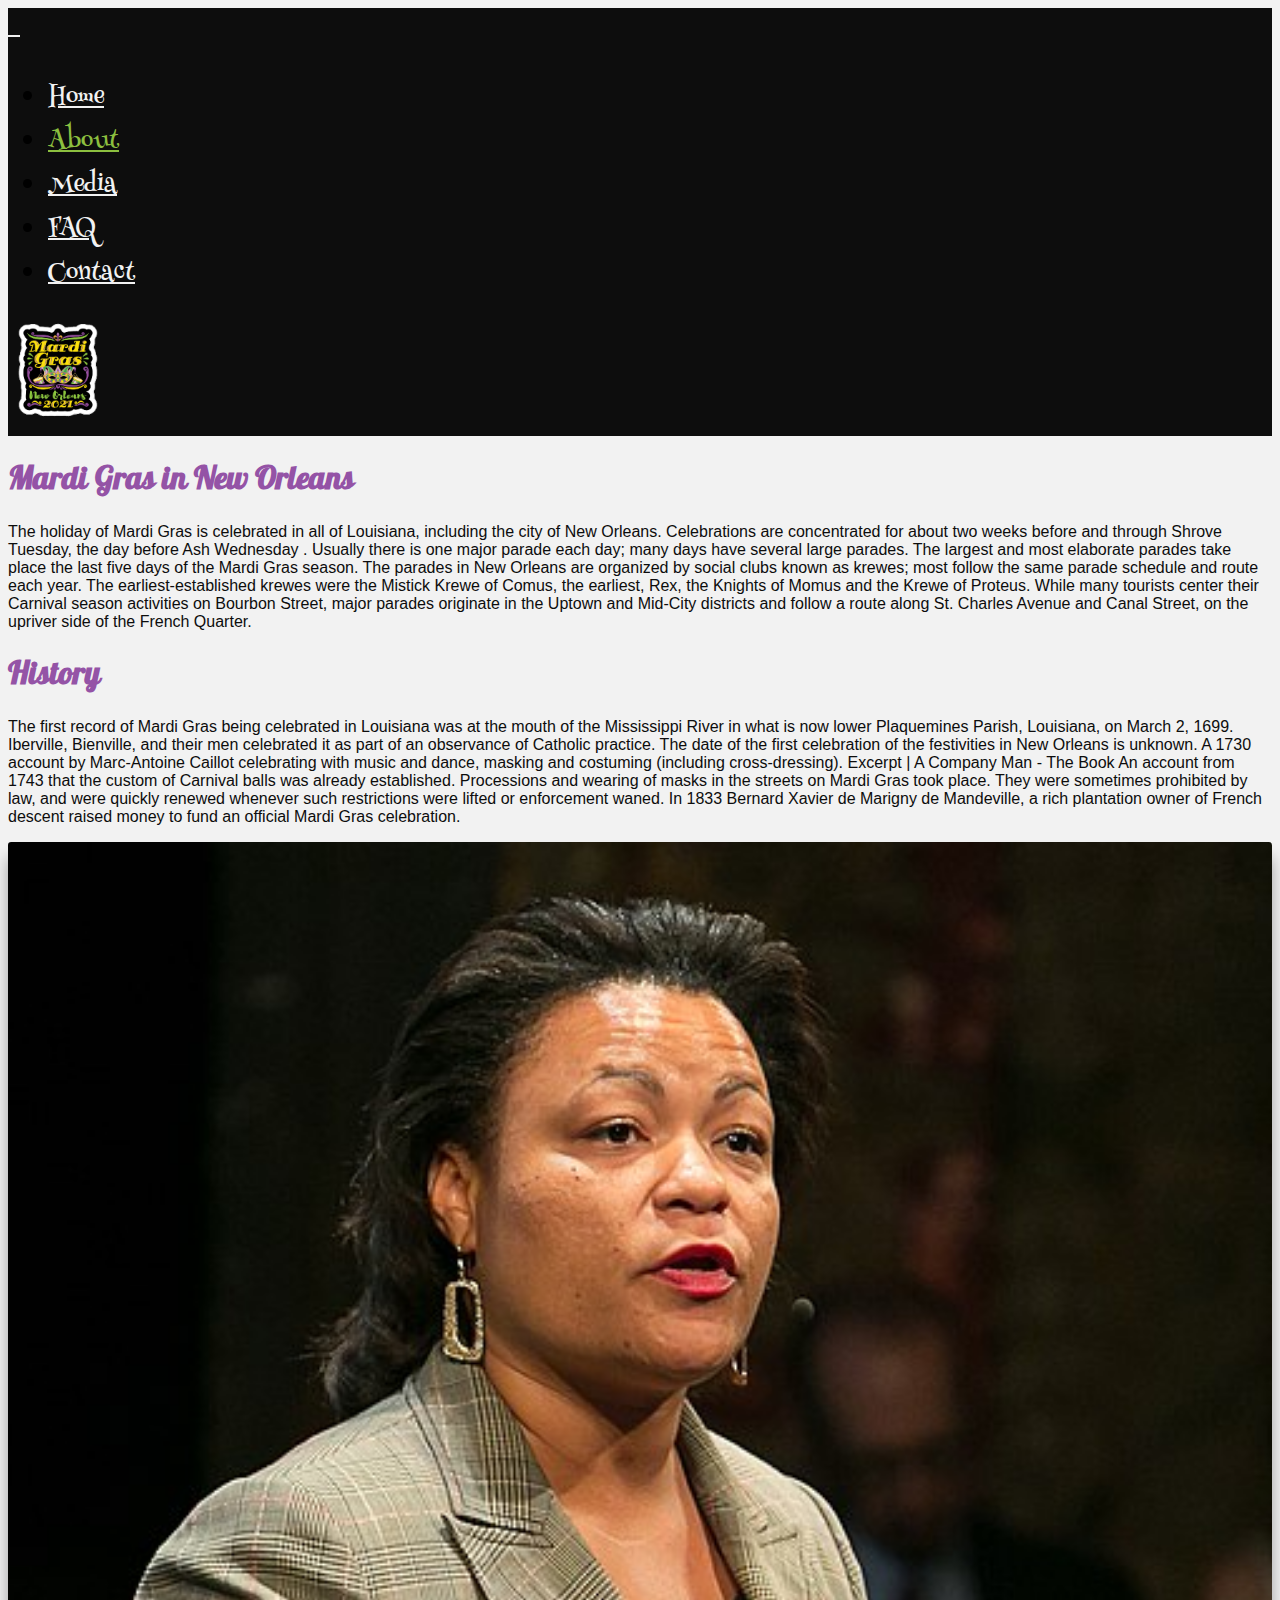
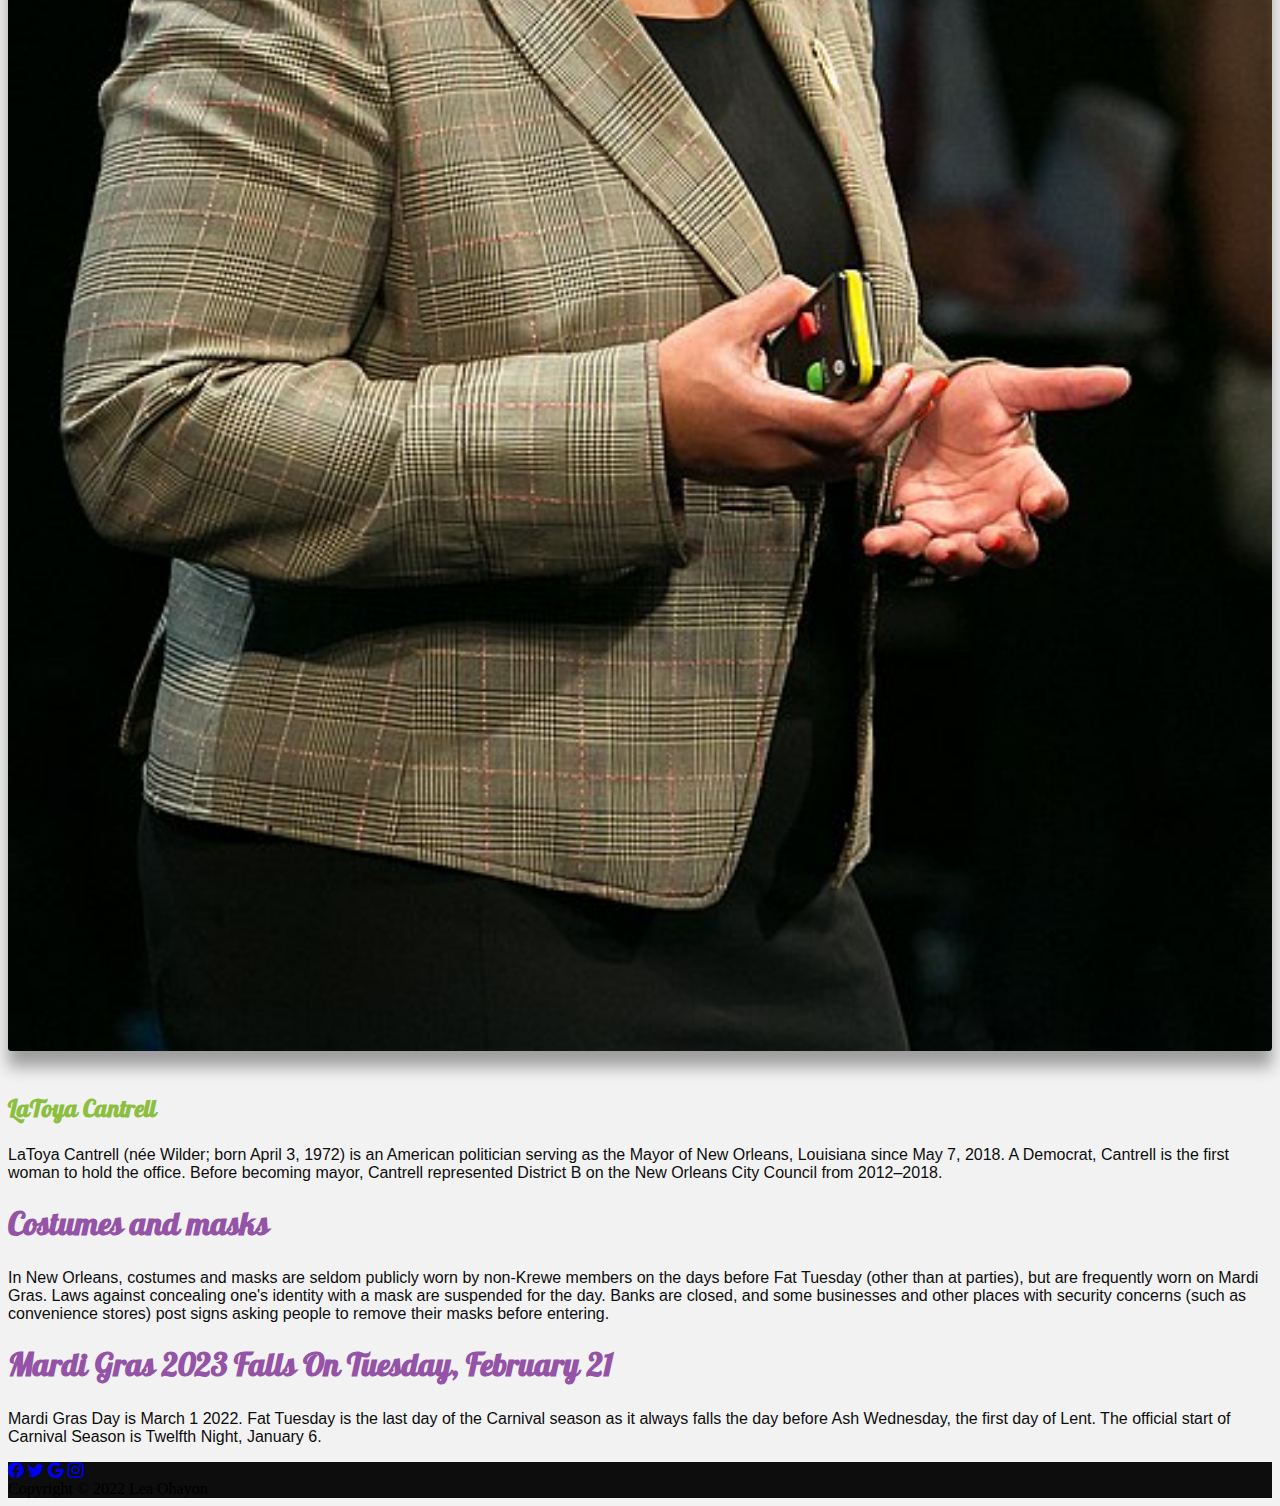
<file: about.html>
<!DOCTYPE html>
<html lang="en">

<head>
    <meta charset="UTF-8">
    <meta http-equiv="X-UA-Compatible" content="IE=edge">
    <meta name="viewport" content="width=device-width, initial-scale=1.0">
    <title>About</title>
    <!-- Bootstrap import -->
    <link href="https://cdn.jsdelivr.net/npm/bootstrap@5.2.0/dist/css/bootstrap.min.css" rel="stylesheet"
        integrity="sha384-gH2yIJqKdNHPEq0n4Mqa/HGKIhSkIHeL5AyhkYV8i59U5AR6csBvApHHNl/vI1Bx" crossorigin="anonymous" />
    <link rel="stylesheet" href="https://cdn.jsdelivr.net/npm/bootstrap-icons@1.9.1/font/bootstrap-icons.css" />
    <!-- Bootstrap CSS v5.2.1 -->
    <link href="https://cdn.jsdelivr.net/npm/bootstrap@5.2.1/dist/css/bootstrap.min.css" rel="stylesheet"
        integrity="sha384-iYQeCzEYFbKjA/T2uDLTpkwGzCiq6soy8tYaI1GyVh/UjpbCx/TYkiZhlZB6+fzT" crossorigin="anonymous">
    <!-- css link -->
    <link rel="stylesheet" href="./style/index.css">
</head>

<body>
    <!-- container bootstrap -->
    <div class="container-fluid p-0">
        <!--Nav Bar-->
        <nav class="navbar navbar-expand-lg p-2 nav-color nav-font" style="background-color:#0d0d0d ;">
            <button class="navbar-toggler noBorder btn-close-white" type="button" data-bs-toggle="collapse"
                data-bs-target="#navbarNav" aria-controls="navbarNav" aria-expanded="false"
                aria-label="Toggle navigation">
                <span class="navbar-toggler-icon"></span>
            </button>
            <div class="collapse navbar-collapse text-center" id="navbarNav">
                <ul class="navbar-nav">
                    <li class="nav-item">
                        <a class="nav-link" href="./index.html">Home</a>
                    </li>
                    <li class="nav-item">
                        <a class="nav-link active" aria-current="page" href="./about.html"
                            style="color: #8cbf3f;">About</a>
                    </li>
                    <li class="nav-item">
                        <a class="nav-link" href="./media.html">Media</a>
                    </li>
                    <li class="nav-item">
                        <a class="nav-link" href="./faq.html">FAQ</a>
                    </li>
                    <li class="nav-item">
                        <a class="nav-link" href="./contact.html">Contact</a>
                    </li>
                </ul>
                <span class="logo ms-auto me-3">
                    <img src="./imgs/logo.png" alt="logo">
                </span>
            </div>
        </nav>
        <!--Nav Bar End-->

        <!-- grid content area -->
        <div class="container-fluid w-75 p-5 content">
            <div class="row">
                <div class="col-sm-8 p-lg-4">
                    <h1>Mardi Gras in New Orleans</h1>
                    <p>The holiday of Mardi Gras is celebrated in all of Louisiana, including the city of New
                        Orleans.
                        Celebrations
                        are
                        concentrated for about two weeks before and through Shrove Tuesday, the day before Ash
                        Wednesday . Usually there is one major parade each day; many
                        days
                        have
                        several large parades. The largest and most elaborate parades take place the last five days
                        of the Mardi
                        Gras
                        season.

                        The parades in New Orleans are organized by social clubs known as krewes; most follow the
                        same parade
                        schedule and
                        route
                        each year. The earliest-established krewes were the Mistick Krewe of Comus, the earliest,
                        Rex, the
                        Knights
                        of Momus
                        and
                        the Krewe of Proteus.
                        While many tourists center their Carnival season activities on Bourbon Street, major parades
                        originate
                        in
                        the Uptown
                        and
                        Mid-City districts and follow a route along St. Charles Avenue and Canal Street, on the
                        upriver side of
                        the
                        French
                        Quarter.</p>
                    <h1>History</h1>
                    <p>The first record of Mardi Gras being celebrated in Louisiana was at the mouth of the
                        Mississippi
                        River in what is now
                        lower Plaquemines Parish, Louisiana, on March 2, 1699. Iberville, Bienville, and their men
                        celebrated it as part of an
                        observance of Catholic practice. The date of the first celebration of the festivities in New
                        Orleans is unknown. A 1730
                        account by Marc-Antoine Caillot celebrating with music and dance, masking and costuming
                        (including cross-dressing).
                        Excerpt | A Company Man - The Book An account from 1743 that the custom of Carnival balls
                        was
                        already established.
                        Processions and wearing of masks in the streets on Mardi Gras took place. They were
                        sometimes
                        prohibited by law, and
                        were quickly renewed whenever such restrictions were lifted or enforcement waned.

                        In 1833 Bernard Xavier de Marigny de Mandeville, a rich plantation owner of French descent
                        raised money to fund an
                        official Mardi Gras celebration.</p>
                </div>
                <div class="col-sm-4 p-lg-4">
                    <!-- mayor -->
                    <img src="./imgs/mayor.jpg" class="mayor-img img-fluid" alt="mayor">
                    <br><br>
                    <h2 style="color:#8cbf3f;">LaToya
                        Cantrell</h2>
                    <p>LaToya Cantrell (née Wilder; born April 3, 1972) is an American
                        politician serving as the Mayor of New Orleans,
                        Louisiana since May 7, 2018. A Democrat, Cantrell is the first woman to hold the office.
                        Before becoming mayor, Cantrell
                        represented District B on the New Orleans City Council from 2012–2018.
                    </p>
                </div>
            </div>
            <div class="row">
                <div class="col-sm p-lg-4">
                    <h1>Costumes and masks</h1>
                    <p>In New Orleans, costumes and masks are seldom publicly worn by non-Krewe members on the days
                        before Fat Tuesday (other
                        than at parties), but are frequently worn on Mardi Gras. Laws against concealing one's
                        identity with a mask are
                        suspended for the day. Banks are closed, and some businesses and other places with security
                        concerns (such as
                        convenience stores) post signs asking people to remove their masks before entering.</p>
                    <h1>Mardi Gras 2023 Falls On Tuesday, February 21</h1>
                    <p>Mardi Gras Day is March 1 2022. Fat Tuesday is the last day of the Carnival season as it
                        always falls the
                        day
                        before
                        Ash
                        Wednesday, the first day of Lent. The official start of Carnival Season is Twelfth Night,
                        January 6.</p>
                </div>
            </div>
        </div>
        <!-- grid content area end-->

        <!-- footer -->
        <footer class="bg-black text-center text-white">
            <!-- Grid container -->
            <div class="container p-4 pb-0">
                <!-- Section: Social media -->
                <section class="mb-4">
                    <!-- Facebook -->
                    <a class="btn btn-outline-light btn-floating m-1"
                        href="https://www.facebook.com/MardiGrasNewOrleans" role="button"><i
                            class="bi bi-facebook"></i></a>

                    <!-- Twitter -->
                    <a class="btn btn-outline-light btn-floating m-1" href="https://twitter.com/MardiGrasNOLA"
                        role="button"><i class="bi bi-twitter"></i></a>

                    <!-- Google -->
                    <a class="btn btn-outline-light btn-floating m-1"
                        href="https://www.google.com/search?q=mardi+gras+new+orleans&sxsrf=ALiCzsZHt8wMsyu_XbPn_ZB941qJZvj1FQ%3A1664870612489&source=hp&ei=1Og7Y_TdG5CEaYKXq5AP&iflsig=AJiK0e8AAAAAYzv25B6LCakglwvgIqYfrVxReVy1-ikV&oq=ma&gs_lcp=Cgdnd3Mtd2l6EAMYATIECCMQJzIECCMQJzIECCMQJzIECAAQQzIECAAQQzIECAAQQzIKCC4QxwEQ0QMQQzIECC4QQzILCAAQgAQQsQMQgwEyEQguEIAEELEDEIMBEMcBENEDUABYAGCOGGgAcAB4AIAB0QGIAdEBkgEDMi0xmAEAoAEB&sclient=gws-wiz"
                        role="button"><i class="bi bi-google"></i></a>

                    <!-- Instagram -->
                    <a class="btn btn-outline-light btn-floating m-1"
                        href="https://www.instagram.com/mardigrasneworleans/" role="button"><i
                            class="bi bi-instagram"></i></a>
                </section>
                <!-- Section: Social media -->
            </div>
            <!-- Grid container -->

            <!-- Copyright -->
            <div class="text-center p-5">
                Copyright © 2022 Lea Ohayon
            </div>
            <!-- Copyright -->
        </footer>
        <!-- footer end -->
    </div>
    <!-- container bootstrap End -->
    <script src="https://cdn.jsdelivr.net/npm/bootstrap@5.0.2/dist/js/bootstrap.bundle.min.js"
        integrity="sha384-MrcW6ZMFYlzcLA8Nl+NtUVF0sA7MsXsP1UyJoMp4YLEuNSfAP+JcXn/tWtIaxVXM"
        crossorigin="anonymous"></script>
</body>

</html>
</file>
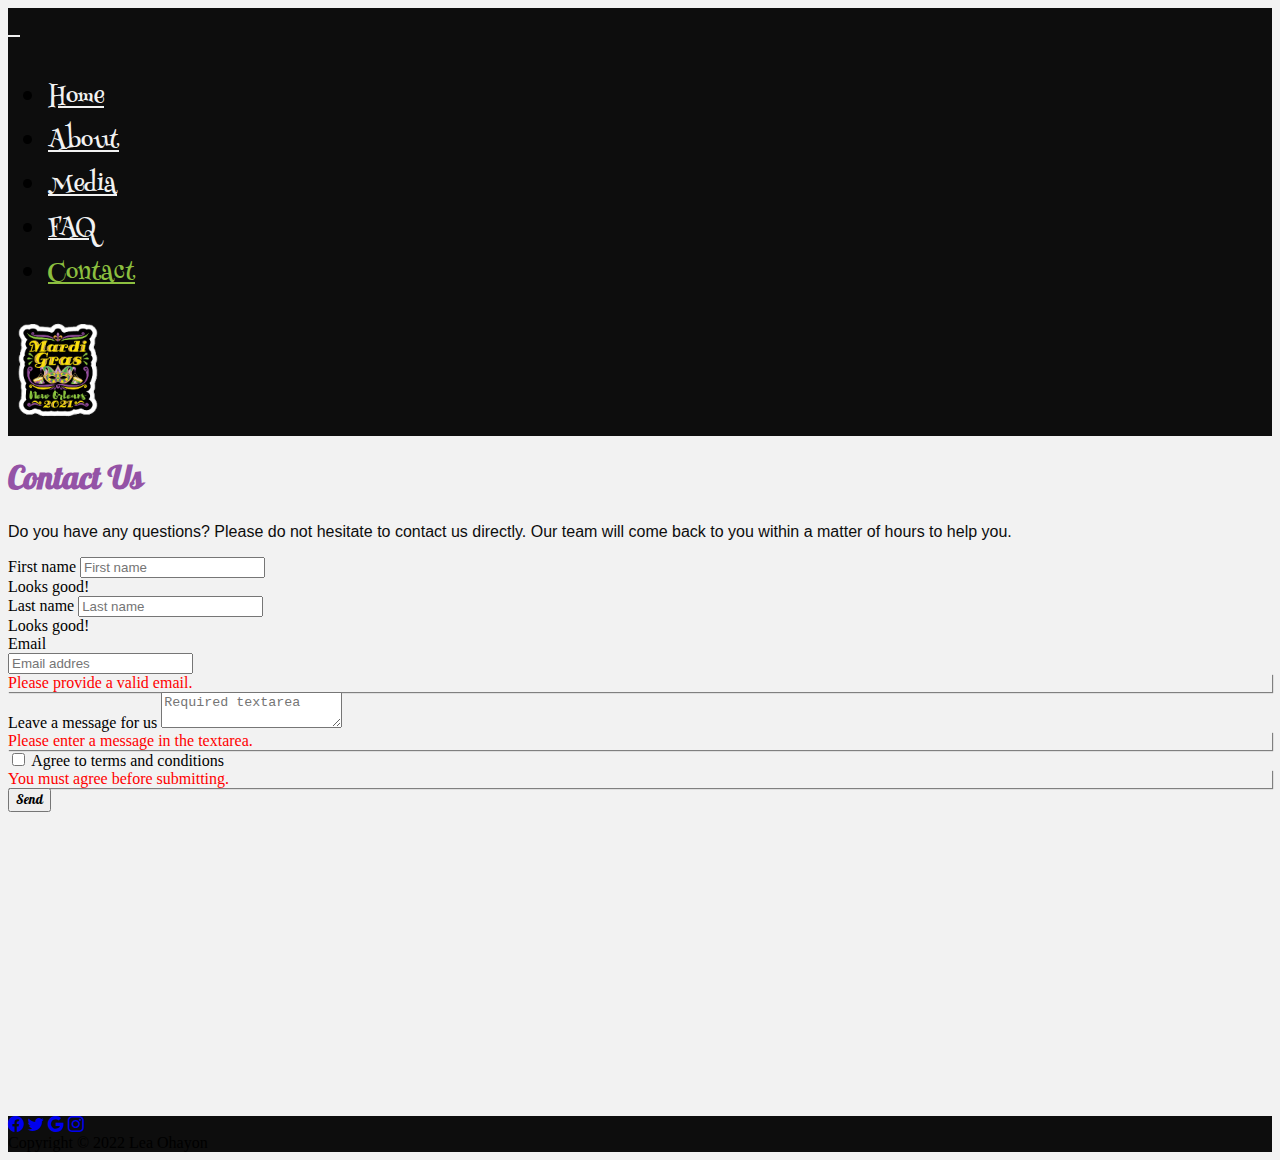
<file: contact.html>
<!DOCTYPE html>
<html lang="en">

<head>
    <meta charset="UTF-8">
    <meta http-equiv="X-UA-Compatible" content="IE=edge">
    <meta name="viewport" content="width=device-width, initial-scale=1.0">
    <title>Contact</title>
    <!-- Bootstrap import -->
    <link href="https://cdn.jsdelivr.net/npm/bootstrap@5.2.0/dist/css/bootstrap.min.css" rel="stylesheet"
        integrity="sha384-gH2yIJqKdNHPEq0n4Mqa/HGKIhSkIHeL5AyhkYV8i59U5AR6csBvApHHNl/vI1Bx" crossorigin="anonymous" />
    <link rel="stylesheet" href="https://cdn.jsdelivr.net/npm/bootstrap-icons@1.9.1/font/bootstrap-icons.css" />
        <!-- Bootstrap CSS v5.2.1 -->
        <link href="https://cdn.jsdelivr.net/npm/bootstrap@5.2.1/dist/css/bootstrap.min.css" rel="stylesheet"
            integrity="sha384-iYQeCzEYFbKjA/T2uDLTpkwGzCiq6soy8tYaI1GyVh/UjpbCx/TYkiZhlZB6+fzT" crossorigin="anonymous">
    <!-- css link -->
    <link rel="stylesheet" href="./style/index.css">
</head>

<body>
    <!-- container bootstrap -->
    <div class="container-fluid p-0 ">
        <!--Nav Bar-->
        <nav class="navbar navbar-expand-lg p-2 nav-color nav-font" style="background-color:#0d0d0d ;">
            <button class="navbar-toggler noBorder btn-close-white" type="button" data-bs-toggle="collapse"
                data-bs-target="#navbarNav" aria-controls="navbarNav" aria-expanded="false" aria-label="Toggle navigation">
                <span class="navbar-toggler-icon"></span>
            </button>
            <div class="collapse navbar-collapse text-center" id="navbarNav">
                <ul class="navbar-nav">
                    <li class="nav-item">
                        <a class="nav-link" href="./index.html">Home</a>
                    </li>
                    <li class="nav-item">
                        <a class="nav-link" href="./about.html">About</a>
                    </li>
                    <li class="nav-item">
                        <a class="nav-link" href="./media.html">Media</a>
                    </li>
                    <li class="nav-item">
                        <a class="nav-link" href="./faq.html">FAQ</a>
                    </li>
                    <li class="nav-item">
                        <a class="nav-link active" aria-current="page" href="./contact.html" style="color: #8cbf3f;">Contact</a>
                    </li>
                </ul>
                <span class="logo ms-auto me-3">
                    <img src="./imgs/logo.png" alt="logo">
                </span>
            </div>
        </nav>
        <!--Nav Bar End-->

        <!-- contact form -->
    <form class="row g-3 needs-validation container-fluid w-75 m-auto p-5 content" novalidate>
        <h1 class="text-center">Contact Us</h1>
        <p class="text-center">Do you have any questions? Please do not hesitate to contact us directly. Our team will come back to you within a matter
        of hours to help you.</p>
        <div class="col-md-4">
            <label for="validationCustom01" class="form-label">First name</label>
            <input type="text" class="form-control" id="validationCustom01" placeholder="First name" required>
            <div class="valid-feedback">
                Looks good!
            </div>
        </div>
        <div class="col-md-4">
            <label for="validationCustom02" class="form-label">Last name</label>
            <input type="text" class="form-control" id="validationCustom02" placeholder="Last name" required>
            <div class="valid-feedback">
                Looks good!
            </div>
        </div>
        <div class="col-md-4">
            <label for="validationCustomUsername" class="form-label">Email</label>
             <div class="form-group">
            <input type="email" class="form-control" placeholder="Email addres" required />
            <div class="invalid-feedback">
                Please provide a valid email.
            </div>
        </div>
        </div>
        <div class="mb-3">
            <label for="validationTextarea" class="form-label">Leave a message for us</label>
            <textarea class="form-control" id="validationTextarea" placeholder="Required textarea" required></textarea>
            <div class="invalid-feedback">
                Please enter a message in the textarea.
            </div>
        </div>
        <div class="col-12">
            <div class="form-check">
                <input class="form-check-input" type="checkbox" value="" id="invalidCheck" required>
                <label class="form-check-label" for="invalidCheck">
                    Agree to terms and conditions
                </label>
                <div class="invalid-feedback">
                    You must agree before submitting.
                </div>
            </div>
        </div>
        <div class="col-12 text-center">
            <button class="btn btn-dark pe-5 ps-5 pt-2 pb-2" type="submit">Send</button>
        </div>
        <iframe
            src="https://www.google.com/maps/embed?pb=!1m16!1m12!1m3!1d442130.55147558707!2d-89.60237363860412!3d30.03269959693466!2m3!1f0!2f0!3f0!3m2!1i1024!2i768!4f13.1!2m1!1smardi%20gras%20new%20orleans%20map!5e0!3m2!1siw!2sil!4v1665496010035!5m2!1siw!2sil"
            width="400" height="300" style="border:0;" allowfullscreen="" loading="lazy"
            referrerpolicy="no-referrer-when-downgrade" frameborder="0"></iframe>
    </form>
        <!-- contact form end-->



<!-- footer -->
<footer class="bg-black text-center text-white">
    <!-- Grid container -->
    <div class="container p-4 pb-0">
        <!-- Section: Social media -->
        <section class="mb-4">
            <!-- Facebook -->
            <a class="btn btn-outline-light btn-floating m-1" href="https://www.facebook.com/MardiGrasNewOrleans"
                role="button"><i class="bi bi-facebook"></i></a>

            <!-- Twitter -->
            <a class="btn btn-outline-light btn-floating m-1" href="https://twitter.com/MardiGrasNOLA" role="button"><i
                    class="bi bi-twitter"></i></a>

            <!-- Google -->
            <a class="btn btn-outline-light btn-floating m-1"
                href="https://www.google.com/search?q=mardi+gras+new+orleans&sxsrf=ALiCzsZHt8wMsyu_XbPn_ZB941qJZvj1FQ%3A1664870612489&source=hp&ei=1Og7Y_TdG5CEaYKXq5AP&iflsig=AJiK0e8AAAAAYzv25B6LCakglwvgIqYfrVxReVy1-ikV&oq=ma&gs_lcp=Cgdnd3Mtd2l6EAMYATIECCMQJzIECCMQJzIECCMQJzIECAAQQzIECAAQQzIECAAQQzIKCC4QxwEQ0QMQQzIECC4QQzILCAAQgAQQsQMQgwEyEQguEIAEELEDEIMBEMcBENEDUABYAGCOGGgAcAB4AIAB0QGIAdEBkgEDMi0xmAEAoAEB&sclient=gws-wiz"
                role="button"><i class="bi bi-google"></i></a>

            <!-- Instagram -->
            <a class="btn btn-outline-light btn-floating m-1" href="https://www.instagram.com/mardigrasneworleans/"
                role="button"><i class="bi bi-instagram"></i></a>
        </section>
        <!-- Section: Social media -->
    </div>
    <!-- Grid container -->

    <!-- Copyright -->
    <div class="text-center p-5">
        Copyright © 2022 Lea Ohayon
    </div>
    <!-- Copyright -->
</footer>
<!-- footer end -->
    </div>
    <!-- container bootstrap End -->
    <script src="https://cdn.jsdelivr.net/npm/bootstrap@5.0.2/dist/js/bootstrap.bundle.min.js"
        integrity="sha384-MrcW6ZMFYlzcLA8Nl+NtUVF0sA7MsXsP1UyJoMp4YLEuNSfAP+JcXn/tWtIaxVXM"
        crossorigin="anonymous"></script>
        <script src="js/index.js"></script>
</body>

</html>
</file>
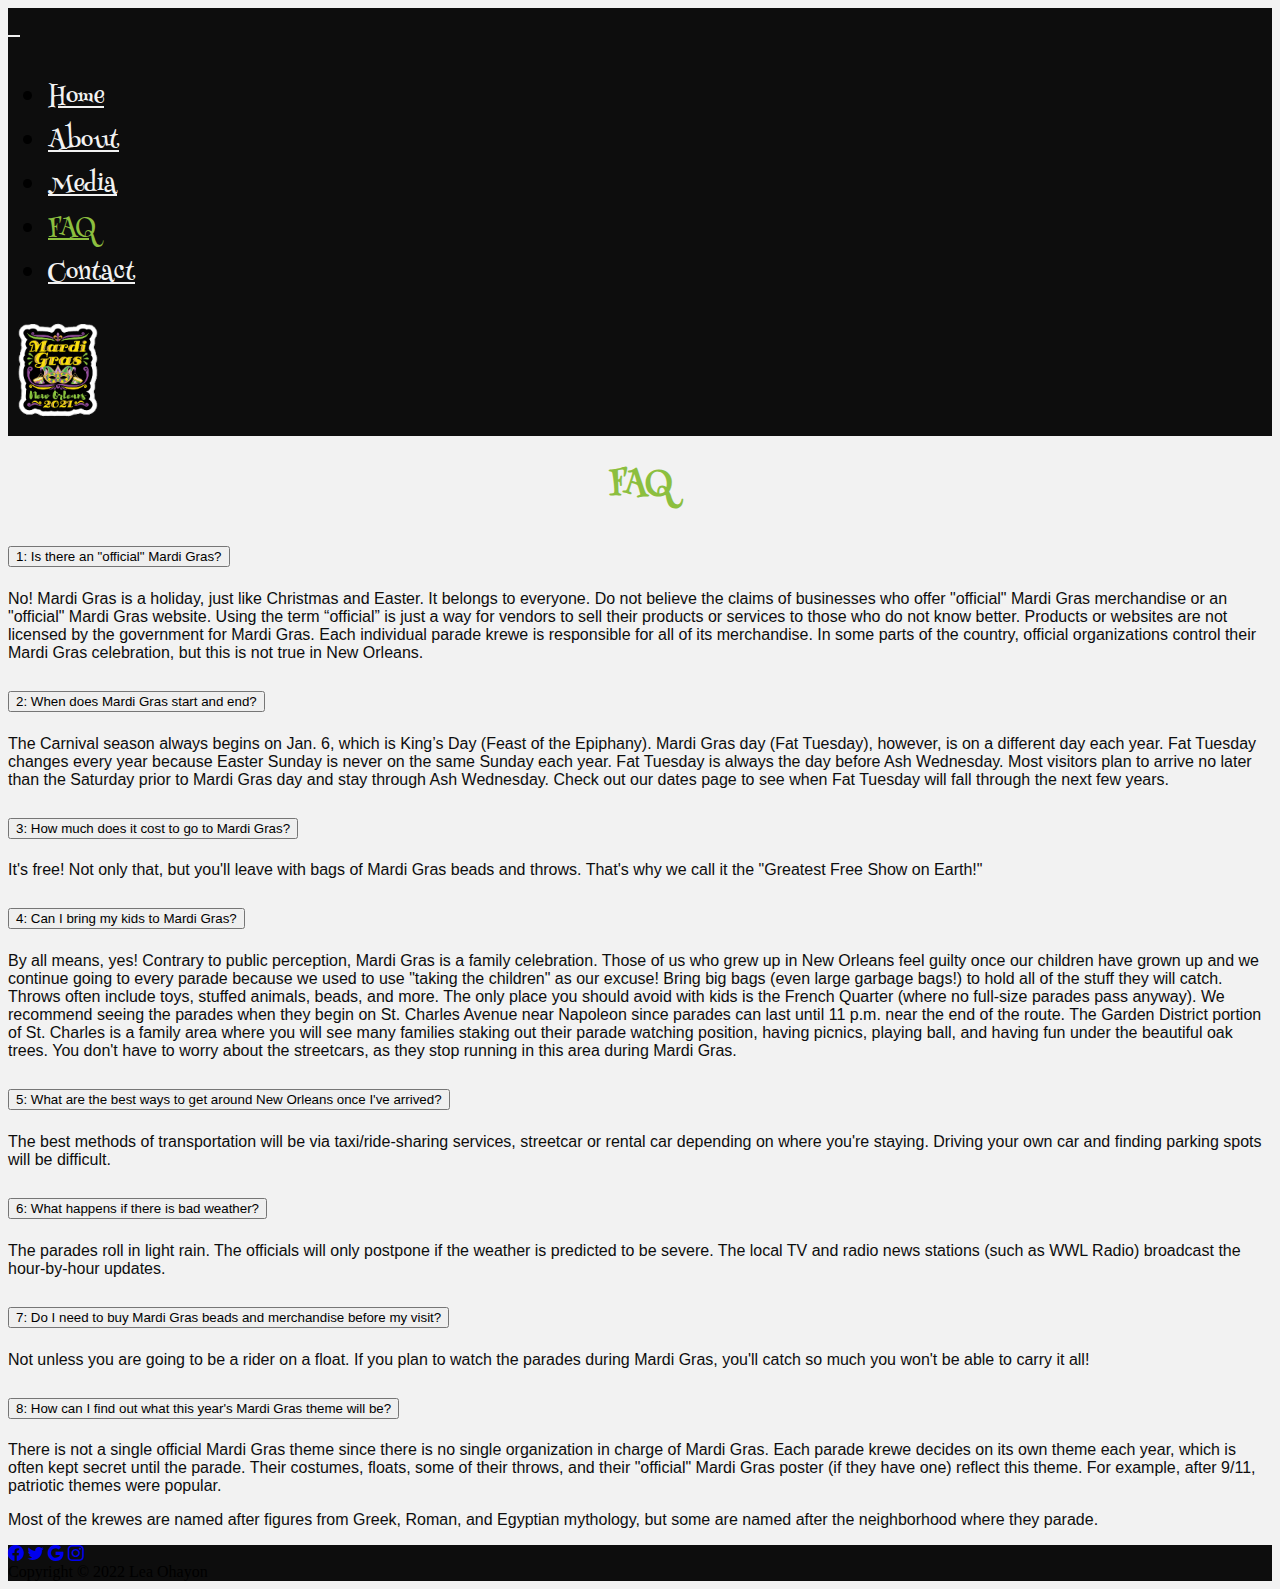
<file: faq.html>
<!DOCTYPE html>
<html lang="en">

<head>
    <meta charset="UTF-8">
    <meta http-equiv="X-UA-Compatible" content="IE=edge">
    <meta name="viewport" content="width=device-width, initial-scale=1.0">
    <title>FAQ</title>
    <!-- Bootstrap import -->
    <link href="https://cdn.jsdelivr.net/npm/bootstrap@5.2.0/dist/css/bootstrap.min.css" rel="stylesheet"
        integrity="sha384-gH2yIJqKdNHPEq0n4Mqa/HGKIhSkIHeL5AyhkYV8i59U5AR6csBvApHHNl/vI1Bx" crossorigin="anonymous" />
    <link rel="stylesheet" href="https://cdn.jsdelivr.net/npm/bootstrap-icons@1.9.1/font/bootstrap-icons.css" />
        <!-- Bootstrap CSS v5.2.1 -->
        <link href="https://cdn.jsdelivr.net/npm/bootstrap@5.2.1/dist/css/bootstrap.min.css" rel="stylesheet"
            integrity="sha384-iYQeCzEYFbKjA/T2uDLTpkwGzCiq6soy8tYaI1GyVh/UjpbCx/TYkiZhlZB6+fzT" crossorigin="anonymous">
    <!-- css link -->
    <link rel="stylesheet" href="./style/index.css">
</head>

<body>
    <!-- container bootstrap -->
    <div class="container-fluid p-0">
        <!--Nav Bar-->
        <nav class="navbar navbar-expand-lg p-2 nav-color nav-font" style="background-color:#0d0d0d ;">
            <button class="navbar-toggler noBorder btn-close-white" type="button" data-bs-toggle="collapse"
                data-bs-target="#navbarNav" aria-controls="navbarNav" aria-expanded="false" aria-label="Toggle navigation">
                <span class="navbar-toggler-icon"></span>
            </button>
            <div class="collapse navbar-collapse text-center" id="navbarNav">
                <ul class="navbar-nav">
                    <li class="nav-item">
                        <a class="nav-link"  href="./index.html">Home</a>
                    </li>
                    <li class="nav-item">
                        <a class="nav-link" href="./about.html">About</a>
                    </li>
                    <li class="nav-item">
                        <a class="nav-link" href="./media.html">Media</a>
                    </li>
                    <li class="nav-item">
                        <a class="nav-link active" aria-current="page" href="./faq.html" style="color: #8cbf3f;">FAQ</a>
                    </li>
                    <li class="nav-item">
                        <a class="nav-link" href="./contact.html">Contact</a>
                    </li>
                </ul>
                <span class="logo ms-auto me-3">
                    <img src="./imgs/logo.png" alt="logo">
                </span>
            </div>
        </nav>
        <!--Nav Bar End-->

<!-- FAQ collapse -->
<div class="accordion-container container-fluid w-75 p-4">
    <h1>FAQ</h1>
    <div class="accordion" id="accordionExample">
        <div class="accordion-item">
            <h2 class="accordion-header" id="headingOne">
                <button class="accordion-button collapsed shadow-none" type="button" data-bs-toggle="collapse"
                    data-bs-target="#collapseOne" aria-expanded="true" aria-controls="collapseOne">
                    1: Is there an "official" Mardi Gras?
                </button>
            </h2>
            <div id="collapseOne" class="accordion-collapse collapse" aria-labelledby="headingOne"
                data-bs-parent="#accordionExample">
                <div class="accordion-body">
                    <p>No! Mardi Gras is a holiday, just like Christmas and Easter. It belongs to everyone. Do
                        not
                        believe the claims of
                        businesses who offer "official" Mardi Gras merchandise or an "official" Mardi Gras
                        website.
                        Using the term “official” is
                        just a way for vendors to sell their products or services to those who do not know
                        better.
                        Products or websites are not
                        licensed by the government for Mardi Gras. Each individual parade krewe is responsible
                        for
                        all of its merchandise. In
                        some parts of the country, official organizations control their Mardi Gras celebration,
                        but
                        this is not true in New
                        Orleans.</p>
                </div>
            </div>
        </div>
        <div class="accordion-item">
            <h2 class="accordion-header" id="headingTwo">
                <button class="accordion-button collapsed shadow-none" type="button" data-bs-toggle="collapse"
                    data-bs-target="#collapseTwo" aria-expanded="false" aria-controls="collapseTwo">
                    2: When does Mardi Gras start and end?
                </button>
            </h2>
            <div id="collapseTwo" class="accordion-collapse collapse" aria-labelledby="headingTwo"
                data-bs-parent="#accordionExample">
                <div class="accordion-body">
                    <p>The Carnival season always begins on Jan. 6, which is King’s Day (Feast of the Epiphany).
                        Mardi Gras day (Fat Tuesday),
                        however, is on a different day each year.

                        Fat Tuesday changes every year because Easter Sunday is never on the same Sunday each
                        year.
                        Fat Tuesday is always the
                        day before Ash Wednesday.

                        Most visitors plan to arrive no later than the Saturday prior to Mardi Gras day and stay
                        through Ash Wednesday. Check
                        out our dates page to see when Fat Tuesday will fall through the next few years.</p>
                </div>
            </div>
        </div>
        <div class="accordion-item">
            <h2 class="accordion-header" id="headingThree">
                <button class="accordion-button collapsed shadow-none" type="button" data-bs-toggle="collapse"
                    data-bs-target="#collapseThree" aria-expanded="false" aria-controls="collapseThree">
                    3: How much does it cost to go to Mardi Gras?
                </button>
            </h2>
            <div id="collapseThree" class="accordion-collapse collapse" aria-labelledby="headingThree"
                data-bs-parent="#accordionExample">
                <div class="accordion-body">
                    <p>It's free! Not only that, but you'll leave with bags of Mardi Gras beads and throws.
                        That's
                        why we call it the "Greatest
                        Free Show on Earth!"</p>
                </div>
            </div>
        </div>
        <div class="accordion-item">
            <h2 class="accordion-header" id="headingForth">
                <button class="accordion-button collapsed shadow-none" type="button" data-bs-toggle="collapse"
                    data-bs-target="#collapseForth" aria-expanded="false" aria-controls="collapseForth">
                    4: Can I bring my kids to Mardi Gras?
                </button>
            </h2>
            <div id="collapseForth" class="accordion-collapse collapse" aria-labelledby="headingForth"
                data-bs-parent="#accordionExample">
                <div class="accordion-body">
                    <p>By all means, yes! Contrary to public perception, Mardi Gras is a family celebration.
                        Those of us who grew up in New
                        Orleans feel guilty once our children have grown up and we continue going to every
                        parade because we used to use "taking
                        the children" as our excuse! Bring big bags (even large garbage bags!) to hold all of
                        the stuff they will catch. Throws
                        often include toys, stuffed animals, beads, and more.

                        The only place you should avoid with kids is the French Quarter (where no full-size
                        parades pass anyway). We recommend
                        seeing the parades when they begin on St. Charles Avenue near Napoleon since parades can
                        last until 11 p.m. near the end
                        of the route. The Garden District portion of St. Charles is a family area where you will
                        see many families staking out
                        their parade watching position, having picnics, playing ball, and having fun under the
                        beautiful oak trees. You don't
                        have to worry about the streetcars, as they stop running in this area during Mardi Gras.
                    </p>
                </div>
            </div>
        </div>
        <div class="accordion-item">
            <h2 class="accordion-header" id="headingFifth">
                <button class="accordion-button collapsed shadow-none " type="button" data-bs-toggle="collapse"
                    data-bs-target="#collapseFifth" aria-expanded="false" aria-controls="collapseFifth">
                    5: What are the best ways to get around New Orleans once I've arrived?
                </button>
            </h2>
            <div id="collapseFifth" class="accordion-collapse collapse" aria-labelledby="headingFifth"
                data-bs-parent="#accordionExample">
                <div class="accordion-body">
                    <p>The best methods of transportation will be via taxi/ride-sharing services, streetcar or
                        rental car depending on where
                        you're staying. Driving your own car and finding parking spots will be difficult.</p>
                </div>
            </div>
        </div>
        <!-- Item #6 -->
        <div class="accordion-item">
            <h2 class="accordion-header" id="headingSix">
                <button class="accordion-button collapsed shadow-none" type="button" data-bs-toggle="collapse"
                    data-bs-target="#collapseSix" aria-expanded="false" aria-controls="collapseSix">
                    6: What happens if there is bad weather?
                </button>
            </h2>
            <div id="collapseSix" class="accordion-collapse collapse" aria-labelledby="headingSix"
                data-bs-parent="#accordionExample">
                <div class="accordion-body">
                    <p>The parades roll in light rain. The officials will only postpone if the weather is predicted to
                        be
                        severe. The local TV and radio news stations (such as WWL Radio) broadcast the hour-by-hour
                        updates.</p>
                </div>
            </div>
        </div>
        <!-- Item #7 -->
        <div class="accordion-item">
            <h2 class="accordion-header" id="headingSeven">
                <button class="accordion-button collapsed shadow-none" type="button" data-bs-toggle="collapse"
                    data-bs-target="#collapseSeven" aria-expanded="false" aria-controls="collapseSeven">
                    7: Do I need to buy Mardi Gras beads and merchandise before my visit?
                </button>
            </h2>
            <div id="collapseSeven" class="accordion-collapse collapse" aria-labelledby="headingSeven"
                data-bs-parent="#accordionExample">
                <div class="accordion-body">
                    <p>Not unless you are going to be a rider on a float. If you plan to watch the parades during Mardi
                        Gras,
                        you'll catch so much you won't be able to carry it all!</p>
                </div>
            </div>
        </div>
        <!-- Item #8 -->
        <div class="accordion-item">
            <h2 class="accordion-header" id="headingEight">
                <button class="accordion-button collapsed shadow-none" type="button" data-bs-toggle="collapse"
                    data-bs-target="#collapseEight" aria-expanded="false" aria-controls="collapseEight">
                    8: How can I find out what this year's Mardi Gras theme will be?
                </button>
            </h2>
            <div id="collapseEight" class="accordion-collapse collapse" aria-labelledby="headingEight"
                data-bs-parent="#accordionExample">
                <div class="accordion-body">
                    <p>There is not a single official Mardi Gras theme since there is no single organization in charge
                        of Mardi
                        Gras. Each parade krewe decides on its own theme each year, which is often kept secret until the
                        parade.
                        Their costumes, floats, some of their throws, and their "official" Mardi Gras poster (if they
                        have one)
                        reflect this theme. For example, after 9/11, patriotic themes were popular.</p>
                    <p>Most of the krewes are named after figures from Greek, Roman, and Egyptian mythology, but some
                        are named
                        after the neighborhood where they parade.</p>
                </div>
            </div>
        </div>
    </div>
</div>
</div>


<!-- FAQ collapse  end-->

<!-- footer -->
<footer class="bg-black text-center text-white">
    <!-- Grid container -->
    <div class="container p-4 pb-0">
        <!-- Section: Social media -->
        <section class="mb-4">
            <!-- Facebook -->
            <a class="btn btn-outline-light btn-floating m-1" href="https://www.facebook.com/MardiGrasNewOrleans"
                role="button"><i class="bi bi-facebook"></i></a>

            <!-- Twitter -->
            <a class="btn btn-outline-light btn-floating m-1" href="https://twitter.com/MardiGrasNOLA" role="button"><i
                    class="bi bi-twitter"></i></a>

            <!-- Google -->
            <a class="btn btn-outline-light btn-floating m-1"
                href="https://www.google.com/search?q=mardi+gras+new+orleans&sxsrf=ALiCzsZHt8wMsyu_XbPn_ZB941qJZvj1FQ%3A1664870612489&source=hp&ei=1Og7Y_TdG5CEaYKXq5AP&iflsig=AJiK0e8AAAAAYzv25B6LCakglwvgIqYfrVxReVy1-ikV&oq=ma&gs_lcp=Cgdnd3Mtd2l6EAMYATIECCMQJzIECCMQJzIECCMQJzIECAAQQzIECAAQQzIECAAQQzIKCC4QxwEQ0QMQQzIECC4QQzILCAAQgAQQsQMQgwEyEQguEIAEELEDEIMBEMcBENEDUABYAGCOGGgAcAB4AIAB0QGIAdEBkgEDMi0xmAEAoAEB&sclient=gws-wiz"
                role="button"><i class="bi bi-google"></i></a>

            <!-- Instagram -->
            <a class="btn btn-outline-light btn-floating m-1" href="https://www.instagram.com/mardigrasneworleans/"
                role="button"><i class="bi bi-instagram"></i></a>
        </section>
        <!-- Section: Social media -->
    </div>
    <!-- Grid container -->

    <!-- Copyright -->
    <div class="text-center p-5">
    Copyright © 2022 Lea Ohayon
    </div>
    <!-- Copyright -->
</footer>
<!-- footer end -->
    </div>
    <!-- container bootstrap End -->
    <script src="https://cdn.jsdelivr.net/npm/bootstrap@5.0.2/dist/js/bootstrap.bundle.min.js"
        integrity="sha384-MrcW6ZMFYlzcLA8Nl+NtUVF0sA7MsXsP1UyJoMp4YLEuNSfAP+JcXn/tWtIaxVXM"
        crossorigin="anonymous"></script>
</body>

</html>
</file>
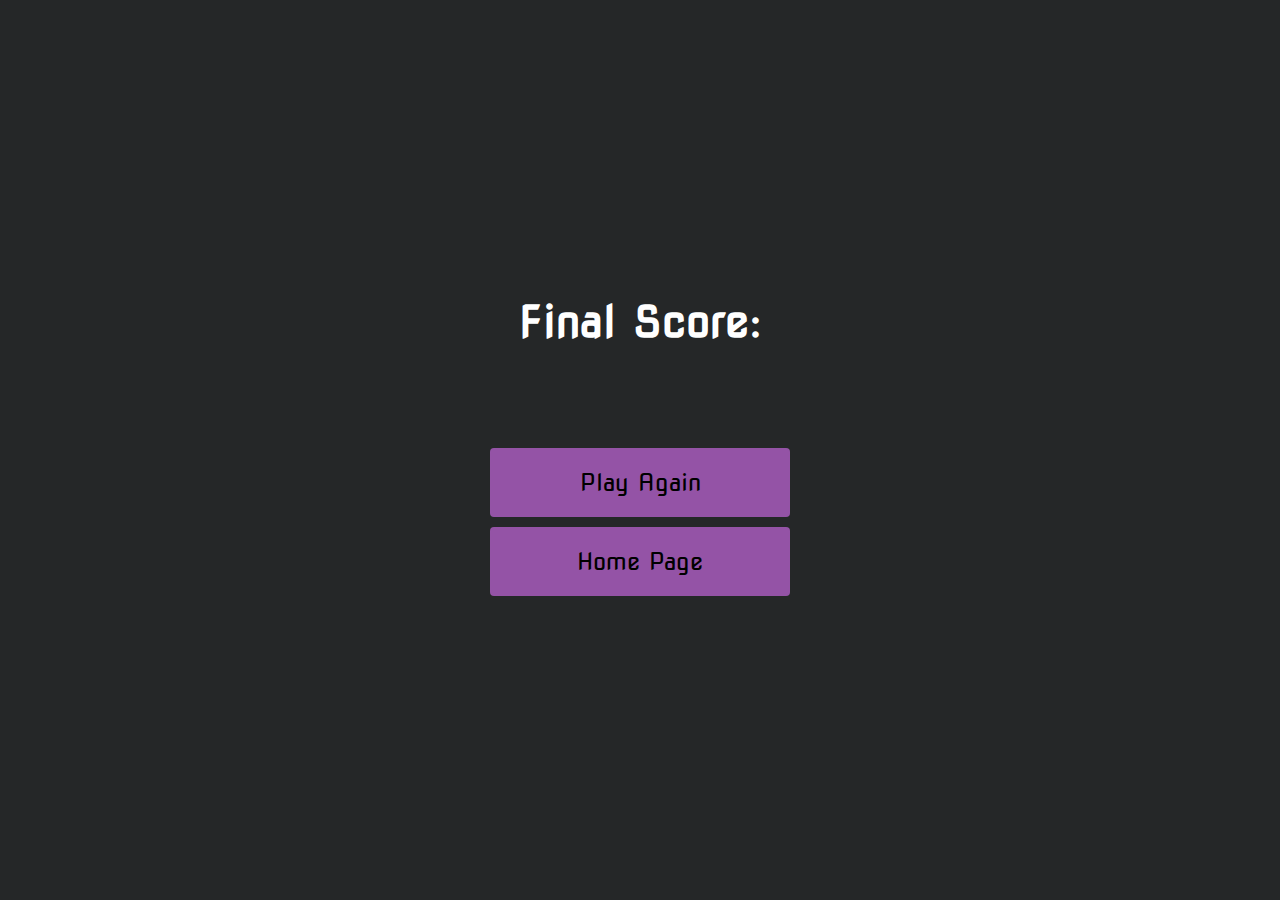
<file: trivia quiz/end.html>
<!DOCTYPE html>
<html lang="en">
<head>
    <meta charset="UTF-8">
    <meta http-equiv="X-UA-Compatible" content="IE=edge">
    <meta name="viewport" content="width=device-width, initial-scale=1.0">
    <title>Document</title>
    <link rel="stylesheet" href="css/style.css">
</head>
<body>
    <div class="container">
        <div id="end" class="flex-center flex-column">
            <h1>Final Score:</h1>
            <h1 id="finalScore">0</h1>
            <a href="game.html" class="btn">Play Again</a>
            <a href="../index.html" class="btn">Home Page</a>
        </div>
    </div>
    <script src="js/end.js"></script>
</body>
</html>
</file>
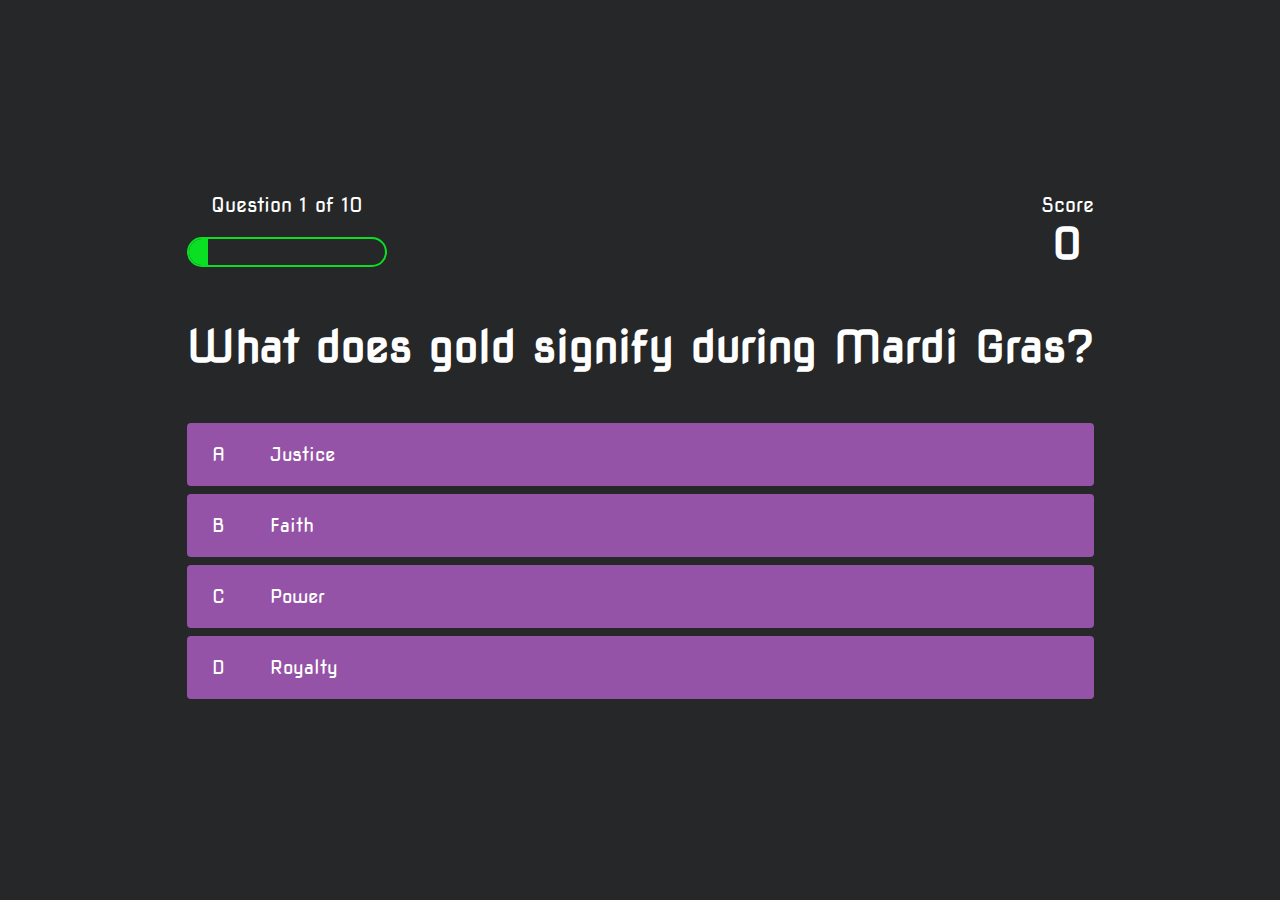
<file: trivia quiz/game.html>
<!DOCTYPE html>
<html lang="en">
<head>
    <meta charset="UTF-8">
    <meta http-equiv="X-UA-Compatible" content="IE=edge">
    <meta name="viewport" content="width=device-width, initial-scale=1.0">
    <title>Quiz Page</title>
    <link rel="stylesheet" href="css/style.css">
</head>
<body>
    <div class="container">
        <div id="game" class="justify-center flex-column">
            <div id="hud">
                <div class="hud-item">
                    <p id="progressText" class="hud-prefix">
                        Question
                    </p>
                    <div id="progressBar">
                        <div id="progressBarFull"></div>
                    </div>
                </div>
                <div class="hud-item">
                    <p class="hud-prefix">
                        Score
                    </p>
                    <h1 class="hud-main-text" id="score">
                        0
                    </h1>
                </div>
            </div>
            <h1 id="question">what is the bla bla bla?</h1>
            <div class="choice-container">
                <p class="choice-prefix">A</p>
                <p class="choice-text" data-number="1">choice</p>
            </div>
            <div class="choice-container">
                <p class="choice-prefix">B</p>
                <p class="choice-text" data-number="2">choice</p>
            </div>
            <div class="choice-container">
                <p class="choice-prefix">C</p>
                <p class="choice-text" data-number="3">choice</p>
            </div>
            <div class="choice-container">
                <p class="choice-prefix">D</p>
                <p class="choice-text" data-number="4">choice</p>
            </div>
        </div>
    </div>
    <script src="js/game.js"></script>
</body>
</html>
</file>
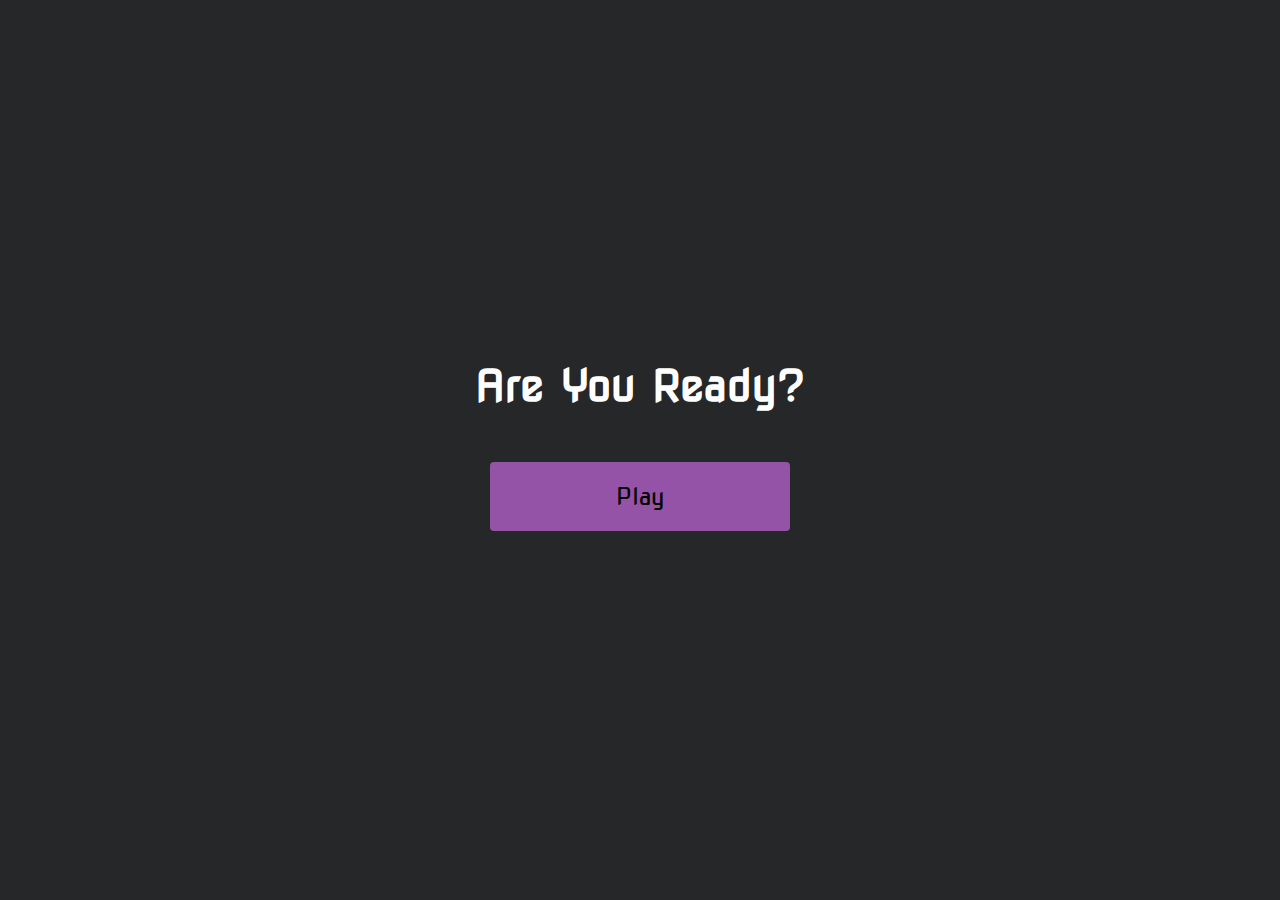
<file: trivia quiz/quiz.html>
<!DOCTYPE html>
<html lang="en">
<head>
    <meta charset="UTF-8">
    <meta http-equiv="X-UA-Compatible" content="IE=edge">
    <meta name="viewport" content="width=device-width, initial-scale=1.0">
    <title>quiz</title>
    <link rel="stylesheet" href="css/style.css">
</head>
<body>
    <div class="container">
        <div id="home" class="flex-column flex-center">
            <h1>Are You Ready?</h1>
            <a href="game.html" class="btn">Play</a>
        </div>
    </div>
</body>
</html>
</file>
<file: style/index.css>
@import url("https://fonts.googleapis.com/css2?family=Henny+Penny&display=swap");
@import url("https://fonts.googleapis.com/css2?family=Pattaya&display=swap");
body {
  background-color: #f2f2f2;
}
text,
p {
  font-family: "Roboto", sans-serif;
  color: #0d0d0d;
}

.content h1,
h2 {
  font-family: "Pattaya";
  color: #9453a6;
}

.noBorder {
  border: none;
}
.btn-dark {
  font-family: "Pattaya";
}
/* navbar */
.navbar-expand-lg {
  z-index: 9;
}
.nav-font {
  font-family: "Henny Penny";
  font-size: 1.5em;
}

.nav-color div ul li a {
  color: #f2f2f2;
}

.nav-color div ul li a:hover,
.active:hover {
  color: #9453a6;
}
/*carousel*/
.carousel-caption {
  font-family: "Henny Penny";
}
/* trivia quiz button */
.rounded-button {
  width: 100px;
  height: 100px;
  background: #9453a6;
  display: inline-flex;
  align-items: center;
  justify-content: center;
  cursor: pointer;
  border-radius: 50%;
  border: 0.4rem double;
  border-color: #f2f2f2;
  transition: background 0.2s;
}
.rounded-button a {
  font-size: 1.2rem;
  font-family: "Henny Penny";
  font-weight: bold;
  color: #ffffff;
  text-decoration: none;
}

.rounded-button:hover {
  background: #8cbf3f;
  box-shadow: 0 0.4rem 1.4rem 0 #8cbf3f;
}
.fixed-btn {
  z-index: 9;
  position: fixed;
  bottom: 10%;
  right: 3%;
  box-shadow: 0 0.4rem 1.4rem 0 #9453a6;
}

/* responsive trivia btn */
@media screen and (max-width: 768px) {
  .rounded-button {
    width: 110px;
    height: 110px;
  }
  .fixed-btn {
    background: #0d0d0d;
    position: absolute;
    top: 12%;
    left: 35%;
    z-index: 0;
    box-shadow: 0 0.6rem 1.6rem 0 #9453a6;
  }
  .rounded-button:active {
  background: #0d0d0d;
  box-shadow: 0 0.4rem 1.4rem 0 #8cbf3f;
}
}

/* cards */
.cardStyle {
  box-shadow: 0 4px 6px 0 rgba(22, 22, 26, 0.18);
  border-radius: 1;
  border: none;
  padding: 0;
  margin: 0;
  transition: transform 0.2s ease;
}
.cardStyle:hover {
  transform: scale(1.05);
}

.cardStyle h5 {
  font-family: "Henny Penny";
  color: #8cbf3f;
  font-weight: bold;
}
.cardStyle p {
  font-family: "Roboto", sans-serif;
}

/* about page */
.mayor-img {
  width: 100%;
  border-radius: 0.2rem;
  box-shadow: 0 1rem 1rem rgba(0, 0, 0, 0.35);
}
/* gallery */
.g-container {
  width: 100%;
  min-height: 100vh;
  display: flex;
  align-items: center;
  justify-content: center;
  padding: 50px 8%;
}
.gallery {
  display: grid;
  grid-template-columns: repeat(auto-fit, minmax(250px, 1fr));
  grid-gap: 30px;
}
.gallery img {
  width: 100%;
  border-radius: 0.2rem;
  box-shadow: 0 4px 6px 0 rgba(22, 22, 26, 0.18);
  transition: transform 0.2s ease;
}
.gallery img:hover {
  transform: scale(1.05);
}

/* video */
.iframe-container {
  position: relative;
  width: 100%;
  padding-bottom: 56.25%;
  height: 0;
}

.iframe-container iframe {
  position: absolute;
  top: 0;
  left: 0;
  width: 100%;
  height: 100%;
}
/* media page end */

/* /* FAQ */
.accordion-container h1 {
  font-family: "Henny Penny";
  color: #8cbf3f;
  text-align: center;
}
.accordion-header button:focus-within {
  color: #8cbf3f !important;
  background-color: #242424 !important;
}

/* FAQ end*/

/* contact validation */
.invalid-feedback {
  color: red;
  box-shadow: 1px 1px 1px gray;
}
.hidden {
  display: none;
}

/* footer */
.bg-black {
  background-color: #0d0d0d !important;
}
</file>
<file: trivia quiz/css/style.css>
@import url('https://fonts.googleapis.com/css2?family=Nova+Square&display=swap');
:root{
    background-color: rgb(37, 39, 40);
}
*{
    box-sizing: border-box;
    padding: 0;
    margin: 0;
    font-size: 62.5%;
    font-family: 'nova square',cursive;
    color: #fff;
}
h1{
    font-size: 4.4rem;
    color:#fff;
    margin-bottom: 5rem;
}
h2{
    font-size: 4.2rem;
    margin-bottom: 4rem;
}
.container{
    width: 75vw;
    height: 100vh;
    display: flex;
    justify-content: center;
    align-items: center;
    min-width: 80rem;
    margin: 0 auto;
    padding: 2rem;
}
.flex-column{
    display: flex;
    flex-direction: column;
}
.flex-center{
    justify-content: center;
    align-items: center;
}
.justify-center{
    justify-content: center;
}
.text-center{
    text-align: center;
}
.hidden{
    display: none;
}
.btn{
    font-size: 2.4rem;
    padding: 2rem 0;
    width: 30rem;
    text-align: center;
    margin-bottom: 1rem;
    text-decoration: none;
    color: #000;
    background: linear-gradient(90deg,rgb(148, 83, 166)0%,rgb(148, 83, 166)100%);
    border-radius: 4px;
}
.btn:hover{ 
    cursor: pointer;
    box-shadow: 0 0.4rem 1.4rem 0 rgba(148, 83, 166, 0.6);
    transition:transform 150ms;
    transform: scale(1.03);
}

.choice-container{
    display: flex;
    margin-bottom: 0.8rem;
    width: 100%;
    border-radius: 4px;
    background:rgb(148, 83, 166) ;
    font-size: 3rem;
    min-width: 80rem;
}
.choice-container:hover{
    cursor: pointer;
     box-shadow: 0 0.4rem 1.4rem 0 rgba(155, 78, 255, 0.5);
     transform: scale(1.02);
     transform: transform 100ms;
}
.choice-prefix{
    padding: 2rem 2.5rem;
    color: #fff;
}
.choice-text{
    padding: 2rem;
    width: 100%;
}
.correct{
    background: linear-gradient(32deg, rgba(11,223,36)0%,rgb(41,232,111)100%);
}
.incorrect{
    background: linear-gradient(32deg, rgba(230,29,29,1)0%,rgb(224,11,11,1)100%);
}

#hud{
    display: flex;
    justify-content: space-between;
}
.hud-prefix{
    text-align: center;
    font-size: 2rem;
}
.hud-main-text{
    text-align: center;
}
#progressBar{
    width: 20rem;
    height: 3rem;
    border: 0.2rem solid rgb(11,223,36);
    margin-top: 2rem;
    border-radius: 50px;
    overflow: hidden;
}
#progressBarFull{
    height: 100%;
    background: rgb(11,223,36);
    width: 0%;
}

/* make it responsive */
@media only screen and (max-width: 768px) {
  /* For mobile phones: */
  * {
    max-width: 100%;
    font-size: 50.5%;

  }
  .container{
    width: 100%;
    min-width: 40rem;
    padding: 1rem;
  }
  .choice-container{
    min-width: 40rem;
}
  
  .btn{
    max-width: 100%;
  }
  #progressBar{
    width: 15rem;
    height: 3rem;
    border: 0.17rem solid rgb(11,223,36);
    }
}
</file>
